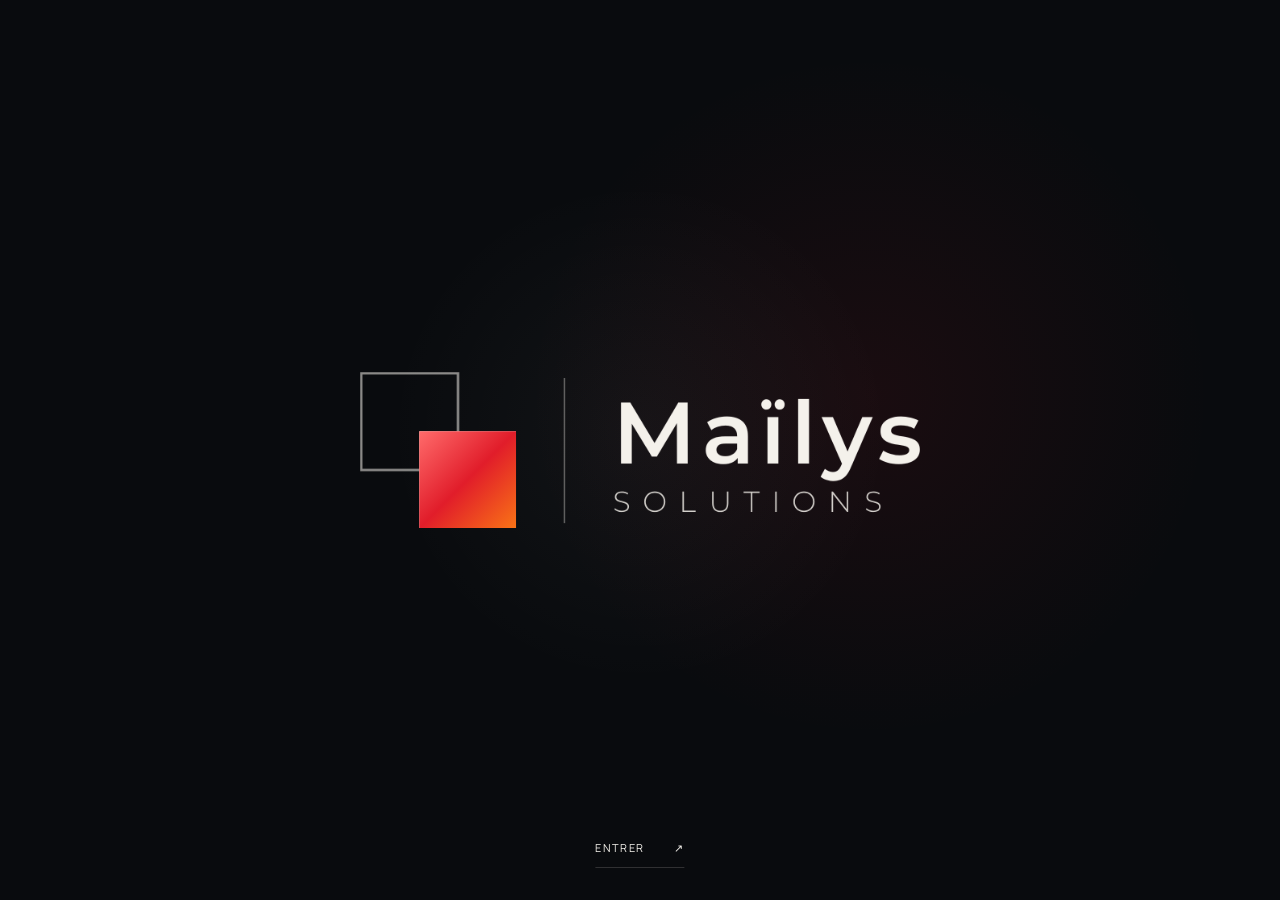
<file: index.html>
<!doctype html>
<html lang="fr">
  <head>
    <meta charset="UTF-8" />
    <meta name="viewport" content="width=device-width, initial-scale=1.0" />
    <meta name="theme-color" content="#090b0e" />
    <meta name="description" content="Trajectoire de migration WINDEV pilotée pour la gouvernance : précadrage et cadrage du module pilote offerts, cartographie du patrimoine, scénarios chiffrés, restitution en comité" />
    <title>Sortir de WINDEV sans perdre la maîtrise | Mailys Solutions</title>
    <link rel="preload" as="image" href="outputs/assets/logo-mailys-original.png" />
    <link rel="preconnect" href="https://fonts.googleapis.com" />
    <link rel="preconnect" href="https://fonts.gstatic.com" crossorigin />
    <link href="https://fonts.googleapis.com/css2?family=DM+Serif+Display:ital@0;1&family=Manrope:wght@400;500;600;700&display=swap" rel="stylesheet" />
    <link rel="stylesheet" href="styles.css?v=fixed-screens-1" />
    <script src="script.js?v=fixed-screens-1" defer></script>
    <noscript><style>#intro,#play,.screen-controls{display:none!important}#destination[hidden]{display:grid!important}.screen-stage .screen{display:none!important}.screen-stage:has(.screen:target) .screen:target,.screen-stage:not(:has(.screen:target)) #accueil{display:flex!important}</style></noscript>
  </head>
  <body>
    <svg class="brand-definitions" width="0" height="0" aria-hidden="true" focusable="false">
      <defs>
        <filter id="brand-ink" color-interpolation-filters="sRGB">
          <feColorMatrix type="matrix" values="0 0 0 0 .956862745  0 0 0 0 .945098039  0 0 0 0 .921568627  0 0 0 1 0" />
        </filter>
        <linearGradient id="brand-warm" x1="0" y1="0" x2="1" y2="1">
          <stop offset="0" stop-color="#FF6B6B" />
          <stop offset=".5" stop-color="#E11D2A" />
          <stop offset="1" stop-color="#F97316" />
        </linearGradient>
      </defs>
    </svg>
    <a class="skip-link" href="#accueil">Aller au contenu</a>
    <main>
    <section class="opening scene" id="intro" aria-label="Maïlys Solutions">
      <!-- Preserve the original lettering and composition; apply the approved palette without changing the source PNG. -->
      <svg class="logo" viewBox="157 125 1389 387" role="img" aria-labelledby="logo-title">
        <title id="logo-title">Maïlys Solutions</title>
        <image href="outputs/assets/logo-mailys-original.png" width="2080" height="640" filter="url(#brand-ink)" />
        <rect x="304" y="272" width="240" height="240" fill="url(#brand-warm)" />
      </svg>
      <button class="enter" id="enter" type="button">Entrer <span aria-hidden="true">↗</span></button>
    </section>
    <div class="destination" id="destination" hidden>
      <header class="site-header page-width" id="site-header">
        <a class="brand-link" href="#accueil" aria-label="Maïlys Solutions — accueil">
          <svg class="small-logo" viewBox="157 125 1389 387" role="img" aria-label="Maïlys Solutions">
            <image href="outputs/assets/logo-mailys-original.png" width="2080" height="640" filter="url(#brand-ink)" />
            <rect x="304" y="272" width="240" height="240" fill="url(#brand-warm)" />
          </svg>
        </a>
        <span class="brand-context">TRAJECTOIRE DE MIGRATION <strong>WINDEV → WEB</strong></span>
        <button class="mobile-nav-toggle" id="mobile-nav-toggle" type="button" aria-expanded="false" aria-controls="primary-nav">
          <span class="mobile-nav-label">Menu</span>
          <span class="mobile-nav-icon" aria-hidden="true"><span></span><span></span></span>
        </button>
        <nav id="primary-nav" aria-label="Navigation principale">
          <a href="#accompagnement"><span class="nav-index">01</span><span>Les risques</span></a>
          <a href="#methode"><span class="nav-index">02</span><span>La méthode</span></a>
          <a href="#mailys"><span class="nav-index">03</span><span>Maïlys</span></a>
          <a class="nav-contact" href="#contact">Contact <span aria-hidden="true">↗</span></a>
        </nav>
      </header>
      <div class="screen-stage" id="screen-stage">
      <section class="screen hero page-width" id="accueil" aria-labelledby="headline" tabindex="-1" data-title="Accueil">
        <div class="hero-copy">
          <p class="eyebrow">Trajectoire de migration</p>
          <h1 id="headline">Sortir de WINDEV<br /><span class="gradient-text">sans perdre la maîtrise.</span></h1>
          <p class="hero-description">Le contexte éditeur a changé, et la question d’une sortie de WINDEV se pose désormais en comité. Une migration se pilote avant de se coder : patrimoine cartographié, scénarios chiffrés du plus sécurisé au plus tendu, décision prise en gouvernance. Le projet démarre sur un arbitrage, pas sur une intuition.</p>
          <div class="hero-actions">
            <a class="button-primary" href="#contact">Prendre rendez-vous <span aria-hidden="true">↗</span></a>
            <a class="button-secondary" href="#methode">Découvrir la méthode TEMPO <span aria-hidden="true">→</span></a>
          </div>
        </div>
        <div class="hero-symbol" aria-hidden="true"><span class="symbol-outline"></span><span class="symbol-fill"></span></div>
        <a class="hero-next" href="#accompagnement"><span>Du cadrage à la mise en production</span><span aria-hidden="true">→</span></a>
      </section>

      <section class="screen content-section failure-section page-width" id="accompagnement" aria-labelledby="failure-title" tabindex="-1" data-title="Ce qui déraille" hidden>
        <div class="section-heading">
          <p class="eyebrow"><span class="section-number">01</span> Ce qui fait dérailler une migration</p>
          <div>
            <h2 id="failure-title">Une migration ne se perd pas dans le code.<br /><span class="gradient-text">Elle se perd avant.</span></h2>
            <p class="failure-intro">Les projets de sortie de WINDEV qui dérapent partagent rarement une cause technique. Ils partagent une absence de cadre au moment où tout se décide.</p>
          </div>
        </div>
        <div class="failure-grid">
          <article class="failure-card">
            <span class="offer-number" aria-hidden="true">01</span>
            <h3>Chiffrer avant de cartographier</h3>
            <p>Un devis global posé sur un patrimoine que personne n’a pesé module par module. Le budget devient une croyance, et chaque écart une surprise.</p>
          </article>
          <article class="failure-card">
            <span class="offer-number" aria-hidden="true">02</span>
            <h3>Commencer par le module le plus simple</h3>
            <p>Le premier module migré rassure, puis le deuxième révèle tout ce que le premier avait caché. L’étalon doit être représentatif, pas confortable.</p>
          </article>
          <article class="failure-card">
            <span class="offer-number" aria-hidden="true">03</span>
            <h3>Confondre reproduire et refondre</h3>
            <p>Sans arbitrage explicite sur ce qui est renforcé, repoussé ou retiré, l’application cible hérite de vingt ans de règles que plus personne ne sait justifier.</p>
          </article>
          <article class="failure-card">
            <span class="offer-number" aria-hidden="true">04</span>
            <h3>Laisser le pilotage à l’exécutant</h3>
            <p>Quand celui qui réalise est aussi celui qui rend compte, la gouvernance découvre les écarts à la livraison. Le pilotage est un rôle à part entière, avec un canal unique et un point écrit chaque semaine.</p>
          </article>
        </div>
        <aside class="failure-note">Rester, partir ou partir plus tard : les trois options sont légitimes. Aucune ne se décide sans cartographie.</aside>
      </section>

      <section class="screen content-section page-width" id="methode" aria-labelledby="method-title" tabindex="-1" data-title="Méthode" hidden>
        <div class="section-heading method-heading">
          <p class="eyebrow"><span class="section-number">02</span> La méthode</p>
          <h2 id="method-title" class="tempo-title gradient-text">TEMPO.</h2>
        </div>
        <ol class="method-steps">
          <li><span class="step-letter" aria-hidden="true">T</span><h3>Terrain</h3><p>Identifier les modules et leurs dépendances.</p></li>
          <li><span class="step-letter" aria-hidden="true">E</span><h3>Évaluation</h3><p>Mesurer la complexité et les risques.</p></li>
          <li><span class="step-letter" aria-hidden="true">M</span><h3>Modélisation</h3><p>Chiffrer et séquencer la migration.</p></li>
          <li><span class="step-letter" aria-hidden="true">P</span><h3>Pilotage</h3><p>Suivre les livraisons et les écarts.</p></li>
          <li><span class="step-letter" aria-hidden="true">O</span><h3>Orientation</h3><p>Renforcer, repousser ou retirer.</p></li>
        </ol>
      </section>

      <section class="screen content-section about page-width" id="mailys" aria-labelledby="about-title" tabindex="-1" data-title="Maïlys" hidden>
        <div class="section-heading">
          <p class="eyebrow"><span class="section-number">03</span> Maïlys</p>
          <h2 id="about-title">Maïlys<br />Condamy.</h2>
          <p class="about-role">Pilote de migration · Montpellier</p>
        </div>
        <div class="about-copy">
          <p class="about-lead">Une migration se pilote<br />avant de se coder.</p>
          <p>Cinq ans dans l’écosystème WINDEV, côté développement et commercial.</p>
          <p>Un seul interlocuteur, du cadrage à la mise en production.</p>
        </div>
      </section>

      <section class="screen contact-section page-width" id="contact" aria-labelledby="contact-title" tabindex="-1" data-title="Contact" hidden>
        <p class="eyebrow"><span class="section-number">04</span> Contact</p>
        <h2 id="contact-title">Parlons<br /><span class="gradient-text">du projet.</span></h2>
        <div class="contact-bottom">
          <p>Précadrage et cadrage<br />du module pilote offerts.</p>
          <span class="contact-location">Montpellier · Toute la France</span>
        </div>
      </section>
      </div>
      <footer class="site-footer page-width">
        <span class="screen-label" id="screen-label">Accueil</span>
        <button class="replay" id="play" type="button">Revoir l’ouverture <span aria-hidden="true">↺</span></button>
        <nav class="screen-controls" aria-label="Navigation entre les sections">
          <button id="previous-screen" type="button" aria-label="Section précédente" disabled><span aria-hidden="true">←</span></button>
          <span class="screen-count" id="screen-count" aria-label="Écran 1 sur 5">01 / 05</span>
          <button id="next-screen" type="button" aria-label="Section suivante"><span aria-hidden="true">→</span></button>
        </nav>
      </footer>
    </div>
    </main>
    <canvas id="transition" aria-hidden="true"></canvas>
    <p id="transition-status" class="sr-only" role="status"></p>
  </body>
</html>
</file>
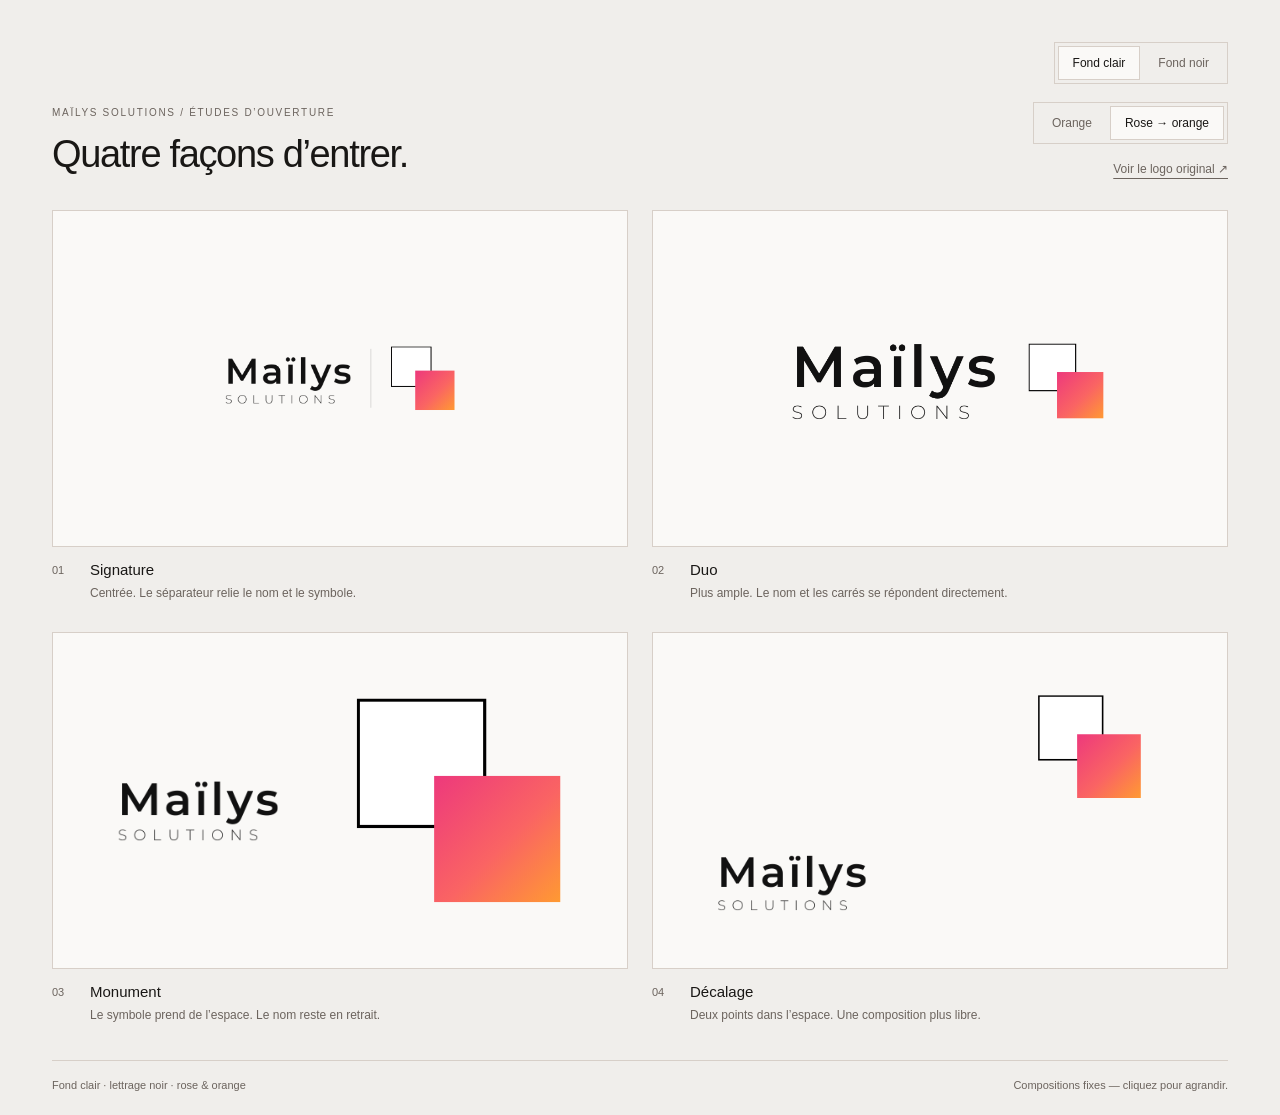
<file: outputs/variantes.html>
<!doctype html>
<html lang="fr" data-theme="light">
  <head>
    <meta charset="UTF-8" />
    <meta name="viewport" content="width=device-width, initial-scale=1" />
    <meta name="theme-color" content="#f0eeeb" />
    <title>Maïlys Solutions — Variantes d’ouverture</title>
    <link rel="stylesheet" href="variantes.css" />
  </head>
  <body>
    <main class="review">
      <header class="review-head">
        <div><p class="eyebrow">MAÏLYS SOLUTIONS / ÉTUDES D’OUVERTURE</p><h1>Quatre façons d’entrer.</h1></div>
        <div class="review-tools">
          <div class="theme-switch" role="group" aria-label="Fond des compositions">
            <button type="button" data-theme-choice="light" aria-pressed="true">Fond clair</button>
            <button type="button" data-theme-choice="dark" aria-pressed="false">Fond noir</button>
          </div>
          <div class="theme-switch" role="group" aria-label="Palette des carrés">
            <button type="button" data-palette-choice="orange" aria-pressed="false">Orange</button>
            <button type="button" data-palette-choice="rose-orange" aria-pressed="true">Rose → orange</button>
          </div>
          <a class="original-link" href="../">Voir le logo original ↗</a>
        </div>
      </header>
      <div class="studies" id="studies"></div>
      <footer class="review-foot"><span id="theme-note">Fond clair · lettrage noir · rose & orange</span><span>Compositions fixes — cliquez pour agrandir.</span></footer>
    </main>
    <dialog class="viewer" aria-labelledby="viewer-title">
      <header class="viewer-head"><span id="viewer-title"></span><button type="button" class="close" aria-label="Fermer l’aperçu">Fermer <span aria-hidden="true">×</span></button></header>
      <div id="viewer-art" class="viewer-art"></div>
      <footer class="viewer-foot"><div class="choices" aria-label="Choisir une variante"></div><p id="viewer-note"></p></footer>
    </dialog>
    <script src="variantes.js"></script>
  </body>
</html>
</file>
<file: styles.css>
* { box-sizing: border-box; }
:root {
  --rouge: #E11D2A;
  --rouge-clair: #FF6B6B;
  --orange: #F97316;
  --noir: #f4f1eb;
  --paper: #090b0e;
  --muted: #92979d;
  --line: rgb(244 241 235 / .16);
  --gradient: linear-gradient(115deg, var(--rouge-clair), var(--rouge) 50%, var(--orange));
  color-scheme: dark;
  --font-sans: "Manrope", Arial, Helvetica, sans-serif;
  --font-display: "DM Serif Display", Georgia, serif;
  font-family: var(--font-sans);
  color: var(--noir);
  background: var(--paper);
  -webkit-font-smoothing: antialiased;
}
html, body { width: 100%; height: 100%; margin: 0; overflow: hidden; overscroll-behavior: none; }
main { height: 100vh; height: 100dvh; overflow: clip; background: radial-gradient(circle at 68% 44%, rgb(225 29 42 / .08), transparent 34%), var(--paper); }
button, a { -webkit-tap-highlight-color: transparent; touch-action: manipulation; }
button { font: inherit; cursor: pointer; }
a { color: inherit; text-decoration: none; }
a:focus-visible, button:focus-visible { outline: 2px solid var(--orange); outline-offset: 5px; }
a:hover, button:hover:not(:disabled) { color: var(--rouge); }
[hidden] { display: none !important; }
h1, h2, h3, p { margin: 0; }
.brand-definitions { position: absolute; pointer-events: none; }
.page-width { width: calc(100% - clamp(48px, 7vw, 144px)); max-width: none; margin-inline: auto; }
.opening { display: grid; place-items: center; height: 100%; padding: 32px; position: relative; background: radial-gradient(circle at 50% 48%, rgb(244 241 235 / .04), transparent 32%); }
.logo { display: block; width: min(560px, 100%); height: auto; }
.enter { position: absolute; bottom: 32px; left: 50%; transform: translateX(-50%); border: 0; border-bottom: 1px solid var(--line); background: none; padding: 12px 0; display: flex; gap: 30px; color: var(--noir); font-size: 11px; letter-spacing: .12em; text-transform: uppercase; transition: opacity .15s ease; }
.enter:disabled { opacity: 0; }
/* The header, one scene and the footer share exactly one viewport. */
.destination { height: 100%; display: grid; grid-template-rows: clamp(76px, 11dvh, 112px) minmax(0, 1fr) 72px; }
.site-header { position: relative; z-index: 3; display: grid; grid-template-columns: auto 1fr auto; align-items: center; gap: clamp(24px, 4vw, 80px); border-bottom: 1px solid var(--line); }
.site-header::before { content: ""; position: absolute; top: -1px; left: 0; width: clamp(72px, 7vw, 136px); height: 2px; background: var(--gradient); }
.brand-link { display: block; flex-shrink: 0; }
.small-logo { display: block; width: 148px; height: auto; }
.brand-context { display: flex; flex-direction: column; gap: 5px; color: var(--muted); font-size: 8px; letter-spacing: .18em; line-height: 1.2; }
.brand-context strong { color: var(--noir); font-size: 10px; font-weight: 600; letter-spacing: .1em; }
.mobile-nav-toggle { display: none; align-items: center; gap: 12px; border: 0; padding: 10px 0 10px 12px; background: transparent; color: var(--muted); font-size: 11px; letter-spacing: .08em; text-transform: uppercase; }
.mobile-nav-icon { display: grid; gap: 4px; width: 18px; }
.mobile-nav-icon span { display: block; height: 1px; background: currentColor; transition: transform .2s ease; }
.site-header nav { display: flex; align-items: center; justify-content: flex-end; gap: clamp(18px, 2.4vw, 42px); font-size: 11px; letter-spacing: .02em; }
.site-header nav a { position: relative; display: inline-flex; align-items: center; gap: 9px; padding: 11px 0; color: var(--muted); transition: color .2s ease; }
.site-header nav a:hover { color: var(--noir); }
.site-header nav a[aria-current="page"] { color: var(--noir); }
.site-header nav a[aria-current="page"]::after { content: ""; position: absolute; right: 0; bottom: 4px; left: 18px; height: 2px; background: var(--gradient); }
.nav-index { color: var(--muted); font-size: 8px; letter-spacing: .08em; }
.site-header nav a[aria-current="page"] .nav-index { color: var(--rouge-clair); }
.nav-contact { display: inline-flex; align-items: center; gap: 18px; padding: 11px 0 11px 18px !important; color: var(--noir) !important; background: transparent; border-left: 1px solid var(--line); }
.nav-contact:hover { color: var(--rouge-clair) !important; background: transparent; }
.nav-contact[aria-current="page"]::after { display: none; }
.site-header.nav-open .mobile-nav-label { font-size: 0; }
.site-header.nav-open .mobile-nav-label::after { content: "Fermer"; font-size: 11px; }
.site-header.nav-open .mobile-nav-icon span:first-child { transform: translateY(2.5px) rotate(45deg); }
.site-header.nav-open .mobile-nav-icon span:last-child { transform: translateY(-2.5px) rotate(-45deg); }
.screen-stage { min-height: 0; position: relative; overflow: clip; }
.screen { height: 100%; min-height: 0; padding-block: clamp(24px, 5dvh, 72px); outline: none; }
.hero { position: relative; display: grid; grid-template-columns: minmax(0, 1.15fr) minmax(320px, .85fr); align-items: center; gap: clamp(36px, 8vw, 180px); padding-bottom: 68px; }
.eyebrow { font-size: 11px; line-height: 1.6; font-weight: 500; letter-spacing: .11em; text-transform: uppercase; }
.hero .eyebrow { margin-bottom: clamp(20px, 3dvh, 30px); color: var(--muted); }
h1 { font-family: var(--font-display); font-size: clamp(52px, 6.2vw, 104px); font-weight: 400; line-height: .98; letter-spacing: -.045em; }
.gradient-text { width: fit-content; color: var(--rouge); background: var(--gradient); background-clip: text; -webkit-background-clip: text; -webkit-text-fill-color: transparent; }
.hero-description { max-width: 760px; margin-top: clamp(20px, 3dvh, 34px); font-size: clamp(15px, 1.2vw, 18px); line-height: 1.6; color: var(--muted); }
.hero-actions { display: flex; flex-wrap: wrap; align-items: center; gap: 18px 26px; margin-top: 32px; }
.button-primary, .button-secondary { display: inline-flex; align-items: center; gap: 24px; min-height: 46px; font-size: 13px; }
.button-primary { padding: 0 20px; color: var(--paper); background: var(--noir); }
.button-primary:hover { color: var(--paper); background: var(--rouge); }
.button-secondary { padding: 8px 0; color: var(--noir); border-bottom: 1px solid var(--noir); }
.button-secondary:hover { color: var(--rouge); border-color: var(--rouge); }
.text-link { display: inline-flex; align-items: center; gap: 30px; margin-top: 26px; padding-bottom: 8px; border-bottom: 1px solid currentColor; font-size: 14px; }
.hero-symbol { position: relative; width: min(34vw, 520px); height: min(34vw, 520px); justify-self: center; }
.hero-symbol span { position: absolute; width: 62.5%; height: 62.5%; }
.symbol-outline { top: 0; left: 0; border: 1px solid var(--noir); }
.symbol-fill { bottom: 0; right: 0; background: var(--gradient); }
.hero-next { position: absolute; inset-inline: 0; bottom: 22px; display: flex; align-items: center; justify-content: space-between; color: var(--muted); font-size: 12px; min-height: 28px; }
.hero-next span:last-child { font-size: 22px; }
.content-section, .contact-section { display: flex; flex-direction: column; justify-content: center; gap: clamp(28px, 7dvh, 84px); }
.section-heading { display: grid; grid-template-columns: 1fr 2fr; column-gap: 60px; align-items: start; }
.section-heading .eyebrow { margin-top: 8px; }
.section-number { margin-right: 25px; color: var(--muted); letter-spacing: 0; }
h2 { font-family: var(--font-display); font-size: clamp(44px, 4.6vw, 78px); font-weight: 400; line-height: .98; letter-spacing: -.04em; }
.offers { display: grid; grid-template-columns: repeat(3, minmax(0, 1fr)); gap: 50px; }
.offer { border-top: 2px solid transparent; border-image: var(--gradient) 1; padding-top: 20px; }
.offer-number { color: var(--muted); font-size: 11px; }
.offer h3 { font-family: var(--font-display); font-size: 31px; font-weight: 400; letter-spacing: -.025em; margin: 22px 0 14px; }
.offer p { max-width: 310px; color: var(--muted); font-size: 16px; line-height: 1.6; }
.failure-section { gap: clamp(18px, 3.5dvh, 40px); }
.failure-section .section-heading { grid-template-columns: minmax(190px, .8fr) minmax(0, 2fr); }
.failure-intro { max-width: 820px; margin-top: 24px; color: var(--muted); font-size: 16px; line-height: 1.55; }
.failure-grid { display: grid; grid-template-columns: repeat(4, minmax(0, 1fr)); gap: 28px; }
.failure-card { min-width: 0; border-top: 2px solid transparent; border-image: var(--gradient) 1; padding-top: 14px; }
.failure-card h3 { min-height: 2.5em; margin: 18px 0 12px; font-size: 17px; font-weight: 600; line-height: 1.15; letter-spacing: -.025em; }
.failure-card p { color: var(--muted); font-size: 13px; line-height: 1.5; }
.failure-note { padding: 14px 18px; border-left: 3px solid var(--orange); color: var(--noir); background: rgb(249 115 22 / .1); font-size: 14px; line-height: 1.45; }
.tempo-title { font-family: var(--font-sans); font-size: clamp(76px, 10vw, 150px); font-weight: 700; letter-spacing: -.08em; line-height: .85; }
.method-steps { list-style: none; padding: 0; margin: 0; display: grid; grid-template-columns: repeat(5, minmax(0, 1fr)); gap: 30px; }
.method-steps li { border-top: 1px solid var(--line); padding-top: 22px; }
.step-letter { display: block; font-size: 30px; font-weight: 500; color: var(--rouge); margin-bottom: 24px; }
.method-steps h3 { font-size: 17px; font-weight: 500; letter-spacing: -.02em; margin-bottom: 12px; }
.method-steps p { max-width: 185px; font-size: 14px; line-height: 1.65; color: var(--muted); }
.about { display: grid; grid-template-columns: 1fr 1fr; align-content: center; align-items: center; gap: 80px; }
.about .section-heading { display: block; }
.about h2 { margin-top: 40px; }
.about-role { margin-top: 24px; font-size: 13px; color: var(--muted); }
.about-copy { max-width: 520px; }
.about-copy p { color: var(--muted); font-size: 16px; line-height: 1.65; }
.about-copy .about-lead { color: var(--noir); font-size: clamp(26px, 2.7vw, 40px); line-height: 1.25; letter-spacing: -.035em; margin-bottom: 26px; }
.about-copy p + p { margin-top: 16px; }
.contact-section { gap: clamp(24px, 5dvh, 55px); }
.contact-section h2 { font-size: clamp(72px, min(9vw, 15dvh), 138px); letter-spacing: -.065em; }
.contact-bottom { display: flex; align-items: flex-end; justify-content: space-between; gap: 30px; }
.contact-bottom p { font-size: 17px; line-height: 1.6; }
.contact-location { color: var(--muted); font-size: 12px; }
.site-footer { border-top: 1px solid var(--line); display: flex; align-items: center; justify-content: space-between; gap: 24px; font-size: 11px; color: var(--muted); }
.screen-label { min-width: 140px; }
.replay { display: inline-flex; gap: 12px; border: 0; padding: 12px 0; background: none; color: inherit; font-size: inherit; }
.replay:disabled { opacity: .35; }
.screen-controls { display: flex; align-items: center; gap: 12px; }
.screen-controls button { display: grid; place-items: center; width: 44px; height: 44px; border: 0; background: transparent; color: var(--noir); font-size: 24px; }
.screen-controls button:disabled { opacity: .18; cursor: default; }
.screen-count { white-space: nowrap; font-size: 11px; font-variant-numeric: tabular-nums; letter-spacing: .06em; }
#transition { position: fixed; inset: 0; width: 100%; height: 100%; pointer-events: none; z-index: 10; }
.sr-only { position: absolute; width: 1px; height: 1px; padding: 0; margin: -1px; overflow: hidden; clip-path: inset(50%); white-space: nowrap; border: 0; }
.skip-link { position: fixed; top: 15px; left: 20px; transform: translateY(-150%); z-index: 20; padding: 12px 18px; background: var(--paper); border: 1px solid var(--noir); }
.skip-link:focus { transform: translateY(0); }
@media (min-width: 1500px) {
  .hero { grid-template-columns: minmax(0, 1.1fr) minmax(420px, .9fr); }
}
@media (max-width: 1050px) {
  .page-width { width: calc(100% - 48px); }
  .site-header nav { gap: 22px; font-size: 12px; }
  .hero { grid-template-columns: minmax(0, 1fr) 220px; gap: 34px; }
  .hero-symbol { width: 220px; height: 220px; }
  h1 { font-size: clamp(40px, 5.8vw, 64px); }
  .offers { gap: 30px; }
  .method-steps { gap: 20px; }
  .section-heading { column-gap: 36px; }
  .failure-grid { gap: 22px; }
  .failure-section .section-heading { grid-template-columns: minmax(150px, .7fr) minmax(0, 2fr); column-gap: 28px; }
  .failure-intro { font-size: 14px; }
}
@media (max-width: 760px) and (min-height: 501px) {
  .page-width { width: calc(100% - 48px); }
  .destination { grid-template-rows: 76px minmax(0, 1fr) 60px; }
  .site-header { gap: 16px; }
  .small-logo { width: 134px; }
  .brand-context { display: none; }
  .mobile-nav-toggle { display: inline-flex; }
  .site-header nav { display: none; position: absolute; top: calc(100% + 1px); left: 0; right: 0; flex-direction: column; align-items: stretch; gap: 0; padding: 8px 16px 14px; border: 1px solid var(--line); border-top: 0; background: var(--paper); box-shadow: 0 14px 28px rgb(26 26 26 / .08); font-size: 12px; }
  .site-header.nav-open nav { display: flex; }
  .site-header nav a { justify-content: flex-start; padding: 13px 0; }
  .site-header nav a[aria-current="page"]::after { bottom: 5px; right: auto; width: 28px; }
  .nav-contact { justify-content: space-between; gap: 8px; padding-left: 0 !important; border-left: 0; }
  .screen { padding-block: 24px; }
  .hero { grid-template-columns: minmax(0, 1fr); padding-bottom: 85px; }
  h1 { font-size: clamp(36px, 8vw, 58px); }
  .hero .eyebrow { font-size: 10px; margin-bottom: 22px; }
  .hero-description { font-size: 15px; margin-top: 24px; }
  .hero-actions { margin-top: 24px; gap: 14px 20px; }
  .button-primary, .button-secondary { font-size: 12px; }
  .hero-symbol { width: 70px; height: 70px; position: absolute; right: 0; bottom: 70px; }
  .hero-next { font-size: 10px; bottom: 16px; }
  .text-link { margin-top: 24px; }
  .content-section { gap: 28px; }
  .section-heading { grid-template-columns: minmax(0, 1fr); gap: 18px; }
  .section-heading .eyebrow { margin-top: 0; }
  h2 { font-size: 44px; }
  .offers { grid-template-columns: minmax(0, 1fr); gap: 20px; }
  .failure-section { gap: 18px; }
  .failure-section .section-heading { gap: 10px; }
  .failure-intro { margin-top: 14px; font-size: 13px; line-height: 1.4; }
  .failure-grid { grid-template-columns: repeat(2, minmax(0, 1fr)); gap: 12px 14px; }
  .failure-card { padding-top: 8px; }
  .failure-card h3 { min-height: 0; margin: 8px 0 5px; font-size: 13px; line-height: 1.15; }
  .failure-card p { font-size: 11px; line-height: 1.3; }
  .failure-note { padding: 9px 12px; font-size: 11px; }
  .offer { display: grid; grid-template-columns: 26px minmax(0, 1fr); gap: 7px 12px; padding-top: 14px; }
  .offer-number { padding-top: 4px; }
  .offer h3 { margin: 0; font-size: 24px; }
  .offer p { grid-column: 2; font-size: 14px; line-height: 1.45; max-width: none; }
  .tempo-title { font-size: clamp(64px, 19vw, 86px); }
  .method-steps { grid-template-columns: minmax(0, 1fr); gap: 0; }
  .method-steps li { display: grid; grid-template-columns: 28px minmax(0, 1fr); column-gap: 14px; padding-block: 12px; }
  .step-letter { grid-row: span 2; font-size: 24px; margin: 0; }
  .method-steps h3 { font-size: 16px; margin-bottom: 4px; }
  .method-steps p { max-width: none; font-size: 13px; line-height: 1.4; }
  .about { grid-template-columns: minmax(0, 1fr); gap: 30px; }
  .about h2 { margin-top: 24px; }
  .about-role { margin-top: 18px; }
  .about-copy .about-lead { font-size: 29px; margin-bottom: 20px; }
  .about-copy p { font-size: 15px; line-height: 1.55; }
  .contact-section { gap: 32px; }
  .contact-section h2 { font-size: clamp(64px, 15vw, 90px); }
  .contact-bottom { align-items: flex-start; flex-direction: column; gap: 26px; }
  .contact-bottom p { font-size: 15px; }
  .site-footer { gap: 10px; }
  .screen-label { min-width: 0; }
  .replay { font-size: 0; gap: 0; }
  .replay span { font-size: 20px; }
  .screen-controls { gap: 4px; }
  .screen-controls button { width: 36px; }
}
@media (max-width: 760px) and (min-height: 501px) and (max-height: 700px) {
  .destination { grid-template-rows: 68px minmax(0, 1fr) 52px; }
  .site-header { gap: 12px; }
  .small-logo { width: 120px; }
  .small-logo { width: 112px; }
  .screen { padding-block: 16px; }
  .content-section { gap: 20px; }
  .section-heading { gap: 12px; }
  h2 { font-size: 34px; }
  .offers { gap: 12px; }
  .offer { padding-top: 10px; gap: 5px 10px; }
  .offer h3 { font-size: 21px; }
  .offer p { font-size: 13px; line-height: 1.35; }
  .tempo-title { font-size: 62px; }
  .method-steps li { padding-block: 8px; }
  .method-steps h3 { margin-bottom: 2px; }
  .method-steps p { font-size: 12px; }
  .hero { padding-bottom: 58px; }
  .hero .eyebrow { margin-bottom: 16px; }
  .hero-description { margin-top: 18px; }
  .hero-actions { margin-top: 18px; gap: 12px 16px; }
  .button-primary, .button-secondary { min-height: 40px; gap: 14px; }
  .hero-symbol { display: none; }
  .hero-next { bottom: 12px; }
  .about { gap: 24px; }
  .about h2 { margin-top: 20px; }
  .about-role { margin-top: 12px; font-size: 12px; }
  .about-copy .about-lead { font-size: 26px; margin-bottom: 14px; }
  .about-copy p { font-size: 14px; }
  .about-copy p + p { margin-top: 10px; }
  .contact-section { gap: 26px; }
  .contact-section h2 { font-size: 64px; }
}
@media (max-width: 360px) {
  .page-width { width: calc(100% - 36px); }
  .site-header nav { font-size: 10px; gap: 8px; }
  .hero-description { font-size: 14px; }
  .screen-controls { gap: 0; }
}
/* Wide, short viewports (landscape phones and compact laptop windows). */
@media (max-height: 600px) and (min-width: 761px), (max-height: 500px) {
  .page-width { width: calc(100% - 56px); }
  .destination { grid-template-rows: 56px minmax(0, 1fr) 46px; }
  .small-logo { width: 118px; }
  .site-header { gap: 20px; }
  .site-header nav { gap: 18px; font-size: 11px; }
  .screen { padding-block: 16px; }
  h1 { font-size: clamp(32px, 4.8vw, 58px); }
  h2 { font-size: 34px; }
  .hero { padding-bottom: 42px; grid-template-columns: minmax(0, 1fr) 130px; }
  .hero .eyebrow { margin-bottom: 12px; font-size: 10px; }
  .hero-description { margin-top: 14px; font-size: 14px; line-height: 1.4; }
  .hero-actions { margin-top: 14px; gap: 10px 14px; }
  .button-primary, .button-secondary { font-size: 12px; min-height: 38px; }
  .hero-symbol { width: 120px; height: 120px; }
  .hero-next { bottom: 4px; font-size: 10px; }
  .content-section, .contact-section { gap: 22px; }
  .section-heading { column-gap: 24px; }
  .offer { padding-top: 10px; }
  .offer-number { display: none; }
  .offer h3 { font-size: 22px; margin: 0 0 8px; }
  .offer p { font-size: 13px; line-height: 1.4; }
  .tempo-title { font-size: 60px; }
  .method-steps { gap: 18px; }
  .method-steps li { padding-top: 12px; }
  .step-letter { font-size: 22px; margin-bottom: 10px; }
  .method-steps h3 { font-size: 15px; margin-bottom: 6px; }
  .method-steps p { font-size: 12px; line-height: 1.4; }
  .about { gap: 40px; }
  .about h2 { margin-top: 20px; }
  .about-role { font-size: 12px; margin-top: 14px; }
  .about-copy .about-lead { font-size: 25px; margin-bottom: 12px; }
  .about-copy p { font-size: 13px; line-height: 1.45; }
  .about-copy p + p { margin-top: 10px; }
  .contact-section h2 { font-size: 56px; }
  .contact-bottom p { font-size: 14px; }
}
@media (prefers-reduced-motion: reduce) { .enter { transition: none; } }
</file>
<file: outputs/variantes.css>
* { box-sizing: border-box; }
:root {
  color-scheme: light;
  font-family: Arial, Helvetica, sans-serif;
  --page: #f0eeeb;
  --canvas: #faf9f7;
  --text: #191715;
  --muted: #6c645e;
  --border: #d7cfc8;
  --selected: #a84a18;
}
:root[data-theme="dark"] {
  color-scheme: dark;
  --page: #080809;
  --canvas: #000;
  --text: #eeece9;
  --muted: #aaa095;
  --border: #332c26;
  --selected: #edaa69;
}
body { margin: 0; color: var(--text); background: var(--page); }
:root[data-palette="rose-orange"] { --selected: #ad3655; }
:root[data-theme="dark"][data-palette="rose-orange"] { --selected: #f79e93; }
button, a { -webkit-tap-highlight-color: transparent; }
button { font: inherit; cursor: pointer; }
a { color: inherit; }
button:focus-visible, a:focus-visible { outline: 2px solid #d87b3b; outline-offset: 6px; }
.review { max-width: 1680px; margin: auto; padding: 42px 52px 24px; }
.review-head { display: flex; justify-content: space-between; align-items: end; gap: 24px; margin-bottom: 34px; }
.eyebrow { color: var(--muted); font-size: 10px; letter-spacing: .17em; margin: 0 0 15px; }
h1 { margin: 0; font-size: clamp(24px, 3vw, 38px); font-weight: 400; letter-spacing: -.035em; }
.original-link { color: var(--muted); font-size: 12px; text-underline-offset: 5px; }
.review-tools { display: flex; flex-direction: column; align-items: flex-end; gap: 18px; }
.theme-switch { display: inline-flex; border: 1px solid var(--border); padding: 3px; gap: 3px; }
.theme-switch button { padding: 9px 14px; background: transparent; border: 1px solid transparent; color: var(--muted); font-size: 12px; }
.theme-switch button[aria-pressed="true"] { color: var(--text); background: var(--canvas); border-color: var(--border); }
.studies { display: grid; grid-template-columns: repeat(2, minmax(0, 1fr)); gap: 30px 24px; }
.study { min-width: 0; }
.study-open { display: block; padding: 0; width: 100%; background: var(--canvas); border: 1px solid var(--border); overflow: hidden; }
.study-open:hover { border-color: #9c704d; }
.art { display: block; width: 100%; height: auto; background: var(--canvas); }
.art-background { fill: var(--canvas); }
.study-info { display: grid; grid-template-columns: 26px 1fr; gap: 12px; margin-top: 14px; }
.study-number { color: var(--muted); font-size: 11px; padding-top: 3px; font-variant-numeric: tabular-nums; }
.study-info h2 { margin: 0 0 6px; font-size: 15px; font-weight: 400; }
.study-info p { margin: 0; color: var(--muted); font-size: 12px; line-height: 1.5; }
.review-foot { display: flex; justify-content: space-between; gap: 16px; margin-top: 36px; padding-top: 18px; border-top: 1px solid var(--border); color: var(--muted); font-size: 11px; }
.viewer { position: fixed; inset: 0; width: 100%; height: 100%; max-width: none; max-height: none; padding: 0; margin: 0; border: 0; color: var(--text); background: var(--canvas); }
.viewer::backdrop { background: var(--canvas); }
.viewer[open] { display: grid; grid-template-rows: 68px minmax(0, 1fr) 72px; }
.viewer-head, .viewer-foot { display: flex; justify-content: space-between; align-items: center; padding: 0 32px; gap: 24px; }
.viewer-head { font-size: 12px; color: var(--muted); }
.close { display: inline-flex; gap: 20px; align-items: center; border: 0; color: var(--muted); background: transparent; padding: 12px 0 12px 12px; font-size: 12px; }
.close span { font-size: 23px; }
.viewer-art { display: grid; place-items: center; min-height: 0; overflow: hidden; }
.viewer-art .art { height: 100%; max-width: 1920px; object-fit: contain; }
.viewer-foot { font-size: 12px; color: var(--muted); }
.viewer-foot p { margin: 0; text-align: right; }
.choices { display: flex; gap: 8px; }
.choices button { padding: 12px 16px; border: 1px solid var(--border); background: var(--canvas); color: var(--muted); font-size: 12px; }
.choices button[aria-pressed="true"] { color: var(--selected); border-color: var(--selected); }
body:has(.viewer[open]) { overflow: hidden; }
@media (max-width: 700px) {
  .review { padding: 30px 20px; }
  .review-head { align-items: start; flex-direction: column; margin-bottom: 26px; }
  .review-tools { align-items: flex-start; }
  .studies { grid-template-columns: 1fr; gap: 28px; }
  .review-foot { flex-direction: column; }
  .viewer-head, .viewer-foot { padding: 0 20px; }
  .viewer[open] { grid-template-rows: 64px minmax(0, 1fr) 118px; }
  .viewer-foot { flex-direction: column; justify-content: center; gap: 16px; }
  .viewer-foot p { text-align: center; line-height: 1.5; }
}
</file>
